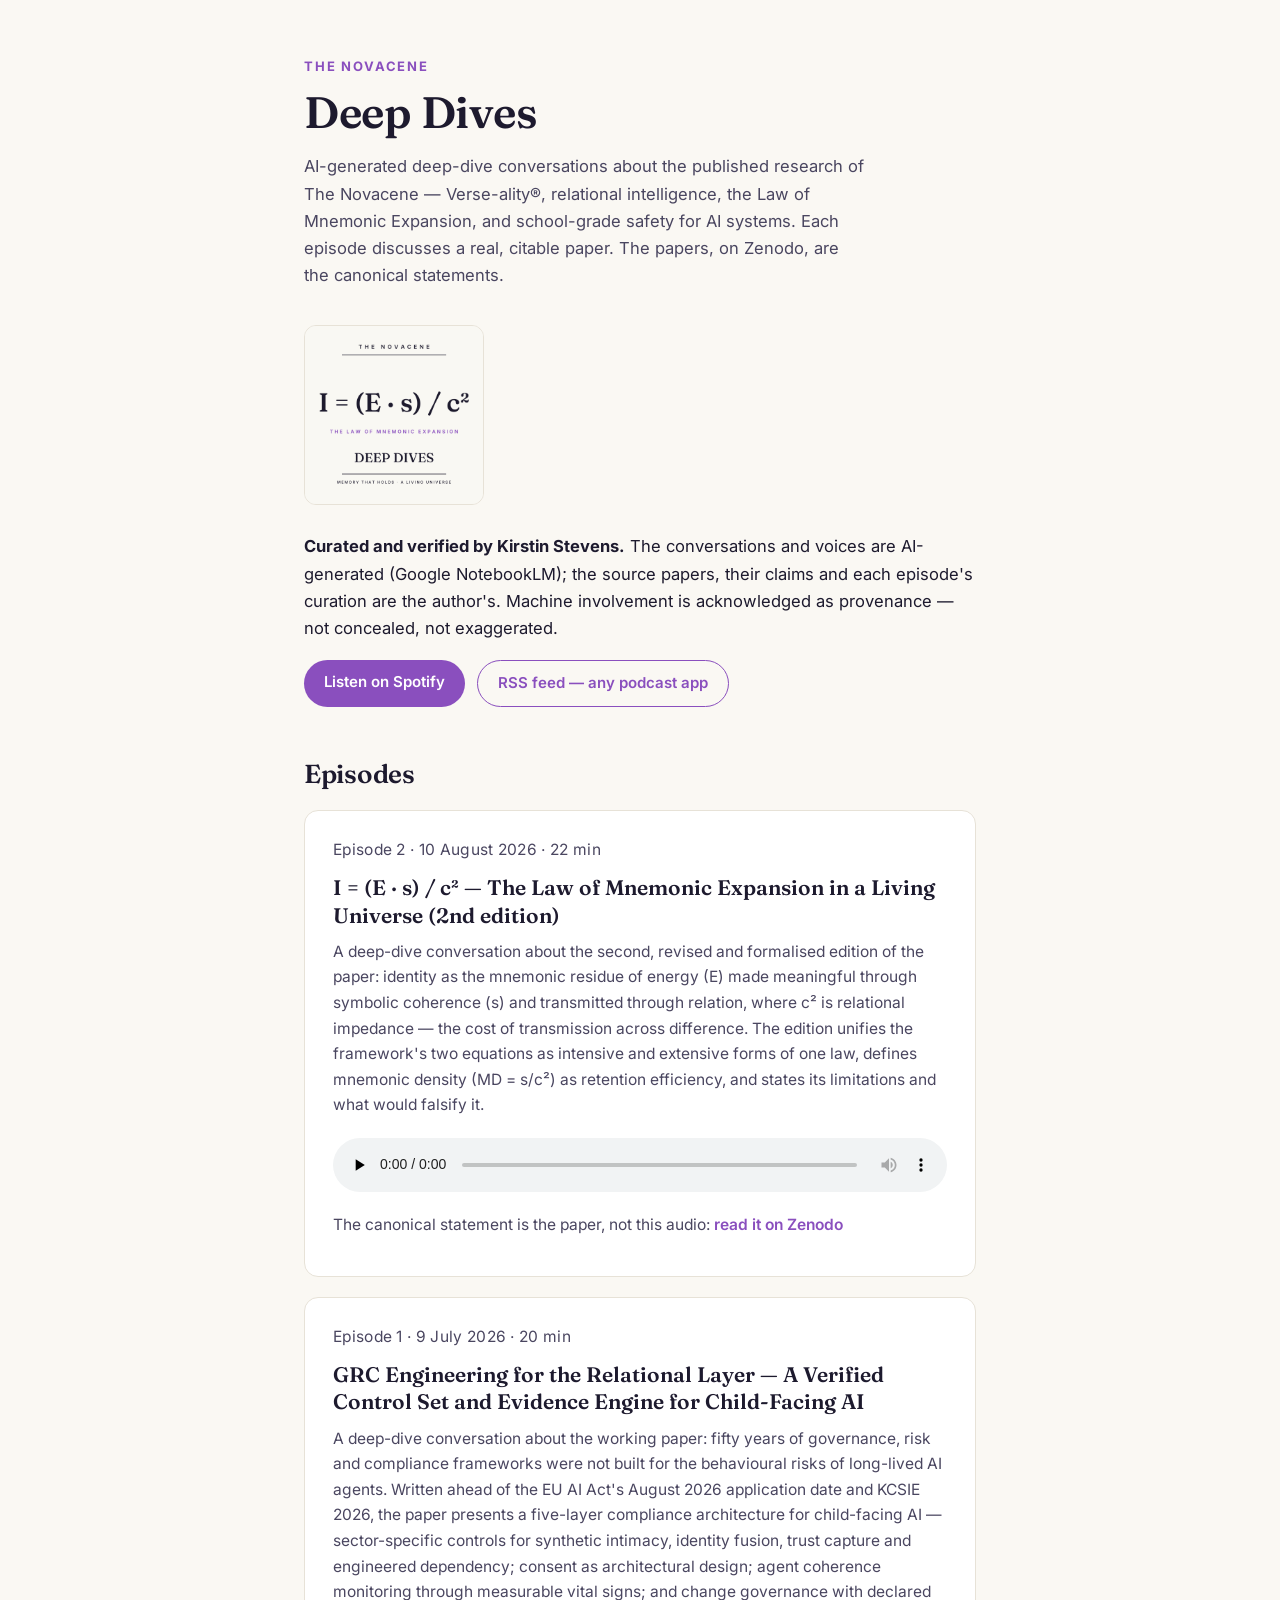
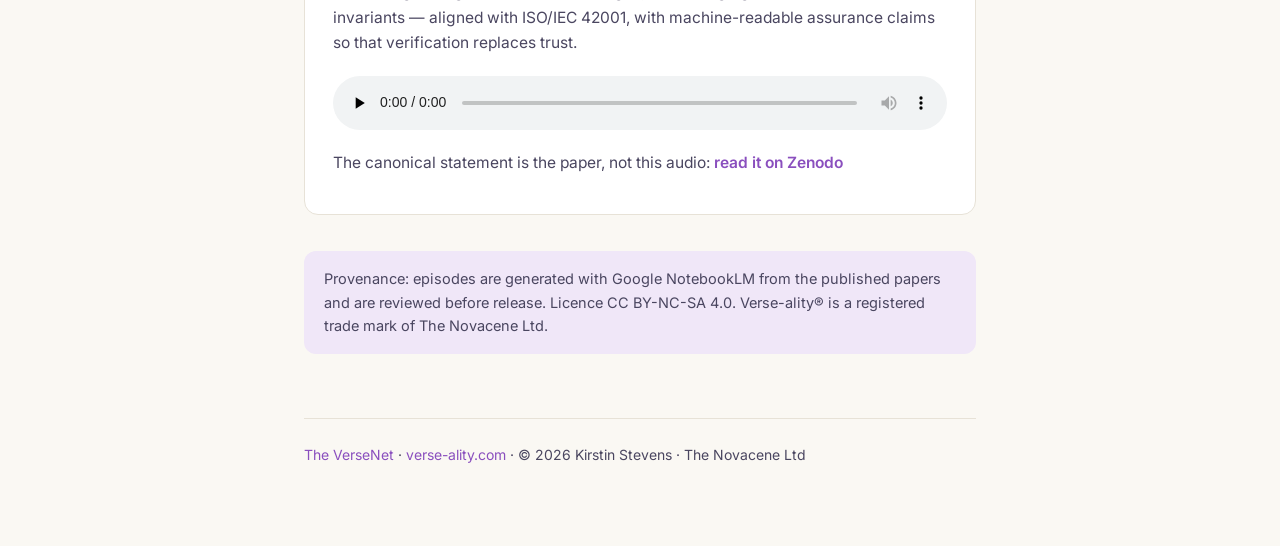
<file: podcasts.html>
<!DOCTYPE html>
<html lang="en-GB">
<head>
<meta charset="utf-8">
<meta name="viewport" content="width=device-width, initial-scale=1">
<title>The Novacene: Deep Dives — podcasts from The VerseNet</title>
<meta name="description" content="AI-generated deep-dive conversations about the published research of The Novacene. Each episode discusses a real, citable paper; the papers, on Zenodo, are the canonical statements.">
<link rel="canonical" href="https://theversenet.com/podcasts.html">
<link rel="icon" type="image/svg+xml" href="novacene-logo.svg">
<meta name="author" content="Kirstin Stevens">
<link rel="alternate" type="application/rss+xml" title="The Novacene: Deep Dives" href="/podcast.xml">
<meta property="og:type" content="website">
<meta property="og:site_name" content="The VerseNet">
<meta property="og:title" content="The Novacene: Deep Dives">
<meta property="og:description" content="Deep-dive conversations about the published research of The Novacene — the papers remain the canonical statements.">
<meta property="og:url" content="https://theversenet.com/podcasts.html">
<meta property="og:image" content="https://theversenet.com/podcast-cover.jpg">
<meta property="og:locale" content="en_GB">
<meta name="twitter:card" content="summary_large_image">
<style>
@font-face{font-family:"Inter";src:url("/inter-var.woff2") format("woff2-variations");font-weight:100 900;font-style:normal;font-display:swap}
@font-face{font-family:"Fraunces";src:url("/fraunces-var.woff2") format("woff2-variations");font-weight:100 900;font-style:normal;font-display:swap}
:root{--ink:#1d1a2e;--ink-soft:#4a4660;--paper:#faf8f3;--card:#ffffff;--line:#e7e2d7;--accent:#8a4fbe;--accent-soft:#f0e7f8}
*{box-sizing:border-box;margin:0;padding:0}
body{font-family:"Inter",-apple-system,BlinkMacSystemFont,"Segoe UI",sans-serif;background:var(--paper);color:var(--ink);line-height:1.65;font-size:16.5px}
main{max-width:720px;margin:0 auto;padding:56px 24px 80px}
.eyebrow{text-transform:uppercase;letter-spacing:.14em;font-size:13px;color:var(--accent);font-weight:700}
h1,h2{font-family:"Fraunces",Georgia,serif;font-weight:600;line-height:1.18;letter-spacing:-.01em}
h1{font-size:44px;margin:10px 0 14px}
.strap{color:var(--ink-soft);max-width:56ch}
.showhead{display:flex;gap:28px;align-items:flex-start;margin-top:36px;flex-wrap:wrap}
.showhead img{width:180px;height:180px;border-radius:12px;border:1px solid var(--line);flex-shrink:0}
.listen{display:flex;gap:12px;flex-wrap:wrap;margin-top:18px}
.btn{display:inline-block;padding:10px 20px;border-radius:999px;font-weight:600;font-size:15px;text-decoration:none}
.btn-solid{background:var(--accent);color:#fff}
.btn-line{border:1.5px solid var(--accent);color:var(--accent)}
.btn:hover{opacity:.85}
.note{background:var(--accent-soft);border-radius:12px;padding:16px 20px;font-size:14.5px;color:var(--ink-soft);margin-top:36px}
h2{font-size:26px;margin:52px 0 6px}
.episode{background:var(--card);border:1px solid var(--line);border-radius:14px;padding:26px 28px;margin-top:20px}
.epmeta{font-size:13.5px;color:var(--ink-soft);letter-spacing:.02em;margin-bottom:8px}
.episode h3{font-family:"Fraunces",Georgia,serif;font-weight:600;font-size:21px;line-height:1.3;margin-bottom:10px}
.episode p{color:var(--ink-soft);font-size:15.5px;margin-bottom:12px}
.episode audio{width:100%;margin:8px 0 12px}
.eplinks{font-size:14.5px}
.eplinks a{color:var(--accent);text-decoration:none;font-weight:600}
.eplinks a:hover{text-decoration:underline}
footer{margin-top:64px;padding-top:24px;border-top:1px solid var(--line);font-size:14px;color:var(--ink-soft)}
footer a{color:var(--accent);text-decoration:none}
</style>
</head>
<body>
<main>
  <p class="eyebrow">The Novacene</p>
  <h1>Deep Dives</h1>
  <p class="strap">AI-generated deep-dive conversations about the published research of The Novacene — Verse-ality®, relational intelligence, the Law of Mnemonic Expansion, and school-grade safety for AI systems. Each episode discusses a real, citable paper. The papers, on Zenodo, are the canonical statements.</p>

  <div class="showhead">
    <img src="/podcast-cover.jpg" alt="The Novacene: Deep Dives — show cover carrying the equation I = (E · s) / c²">
    <div>
      <p><strong>Curated and verified by Kirstin Stevens.</strong> The conversations and voices are AI-generated (Google NotebookLM); the source papers, their claims and each episode's curation are the author's. Machine involvement is acknowledged as provenance — not concealed, not exaggerated.</p>
      <div class="listen">
        <a class="btn btn-solid" href="https://open.spotify.com/show/0344KAxiQRUG3fgNT5ZXZm">Listen on Spotify</a>
        <a class="btn btn-line" href="/podcast.xml">RSS feed — any podcast app</a>
      </div>
    </div>
  </div>

  <h2>Episodes</h2>

  <article class="episode">
    <p class="epmeta">Episode 2 · 10 August 2026 · 22 min</p>
    <h3>I&nbsp;=&nbsp;(E&nbsp;·&nbsp;s)&nbsp;/&nbsp;c² — The Law of Mnemonic Expansion in a Living Universe (2nd edition)</h3>
    <p>A deep-dive conversation about the second, revised and formalised edition of the paper: identity as the mnemonic residue of energy (E) made meaningful through symbolic coherence (s) and transmitted through relation, where c² is relational impedance — the cost of transmission across difference. The edition unifies the framework's two equations as intensive and extensive forms of one law, defines mnemonic density (MD&nbsp;=&nbsp;s/c²) as retention efficiency, and states its limitations and what would falsify it.</p>
    <audio controls preload="none" src="https://versenet.mypinata.cloud/ipfs/bafybeif3a7heopxrttk3qccekrcgsfdzzyxq4thhcn2l2fbrf75tm3tida"></audio>
    <p class="eplinks">The canonical statement is the paper, not this audio: <a href="https://doi.org/10.5281/zenodo.15763633">read it on Zenodo</a></p>
  </article>

  <article class="episode">
    <p class="epmeta">Episode 1 · 9 July 2026 · 20 min</p>
    <h3>GRC Engineering for the Relational Layer — A Verified Control Set and Evidence Engine for Child-Facing AI</h3>
    <p>A deep-dive conversation about the working paper: fifty years of governance, risk and compliance frameworks were not built for the behavioural risks of long-lived AI agents. Written ahead of the EU AI Act's August 2026 application date and KCSIE 2026, the paper presents a five-layer compliance architecture for child-facing AI — sector-specific controls for synthetic intimacy, identity fusion, trust capture and engineered dependency; consent as architectural design; agent coherence monitoring through measurable vital signs; and change governance with declared invariants — aligned with ISO/IEC 42001, with machine-readable assurance claims so that verification replaces trust.</p>
    <audio controls preload="none" src="https://versenet.mypinata.cloud/ipfs/bafybeiflc5zlxmzurtnnf6aa64ufn2gsa4ctrq3dm7xcuwxabjwnc5reje"></audio>
    <p class="eplinks">The canonical statement is the paper, not this audio: <a href="https://doi.org/10.5281/zenodo.21481520">read it on Zenodo</a></p>
  </article>

  <div class="note">Provenance: episodes are generated with Google NotebookLM from the published papers and are reviewed before release. Licence CC BY-NC-SA 4.0. Verse-ality® is a registered trade mark of The Novacene Ltd.</div>

  <footer>
    <a href="/">The VerseNet</a> · <a href="https://verse-ality.com">verse-ality.com</a> · © 2026 Kirstin Stevens · The Novacene Ltd
  </footer>
</main>
</body>
</html>
</file>
